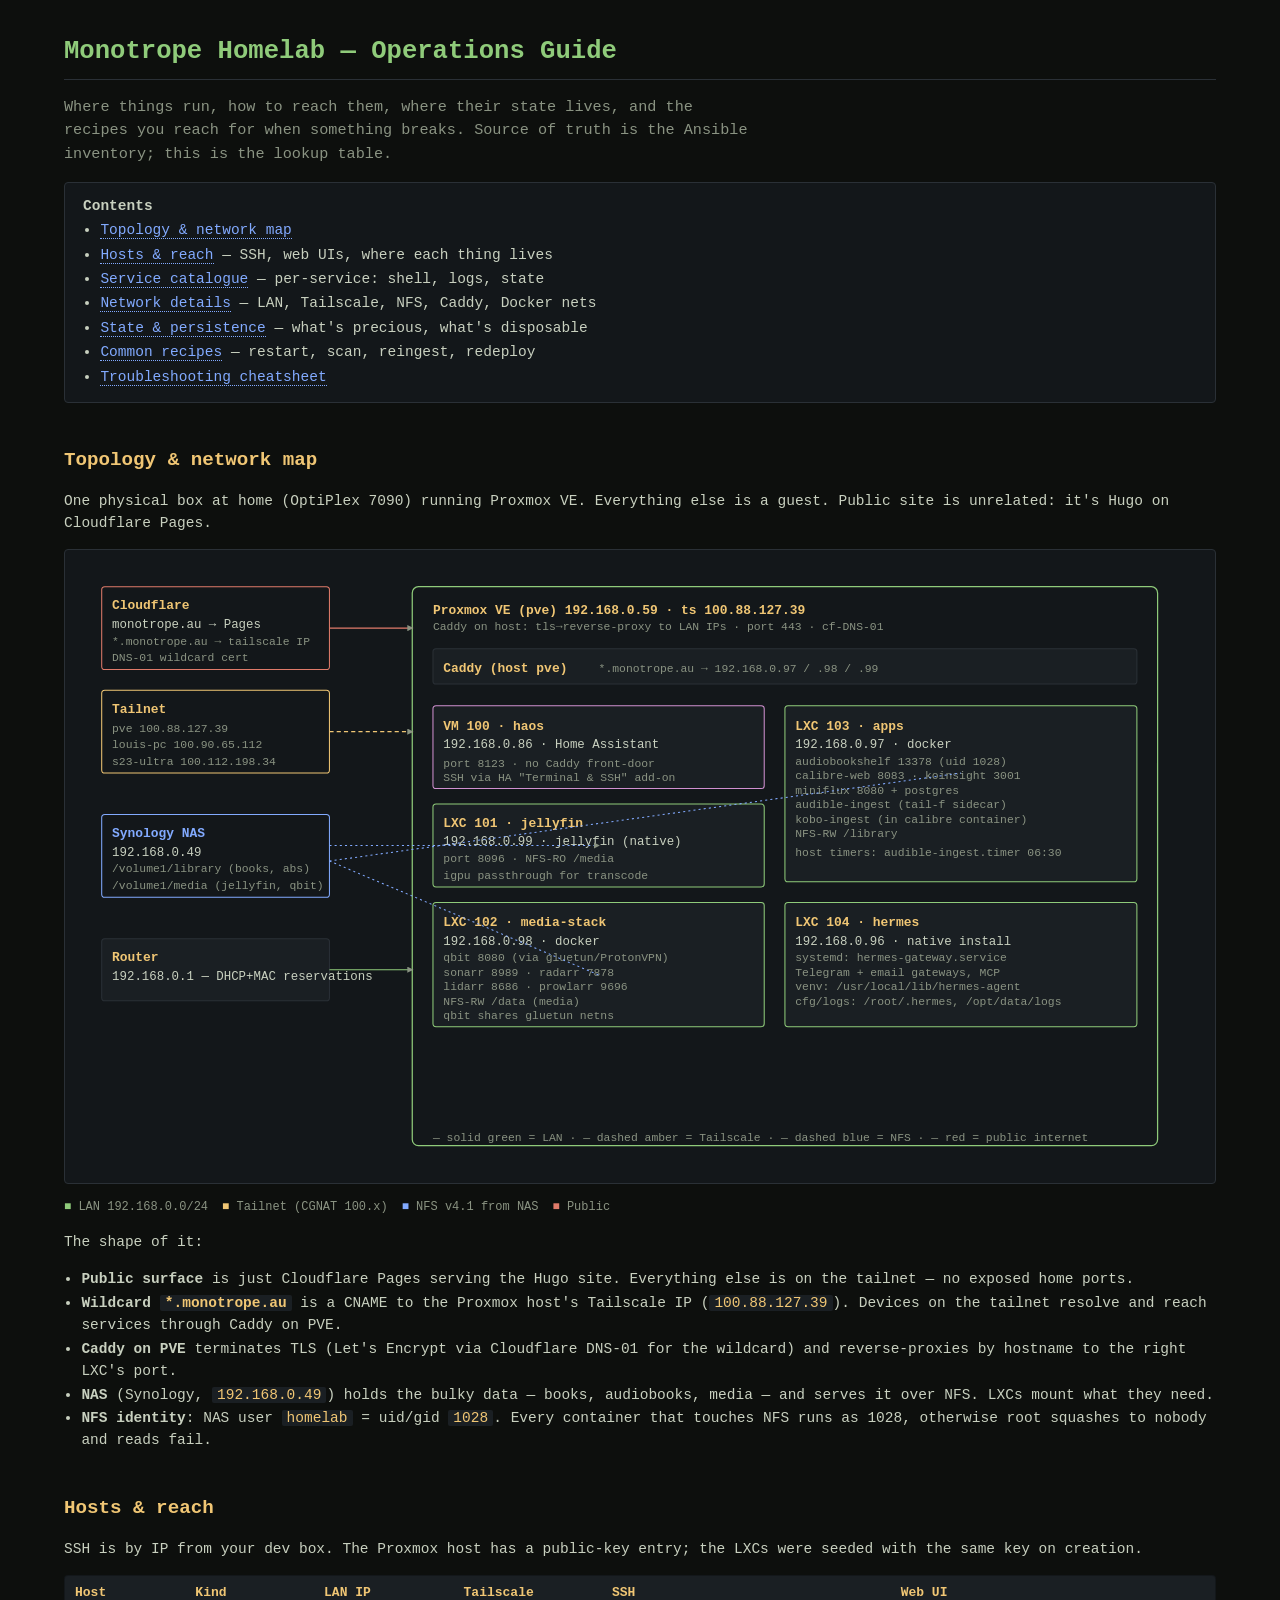
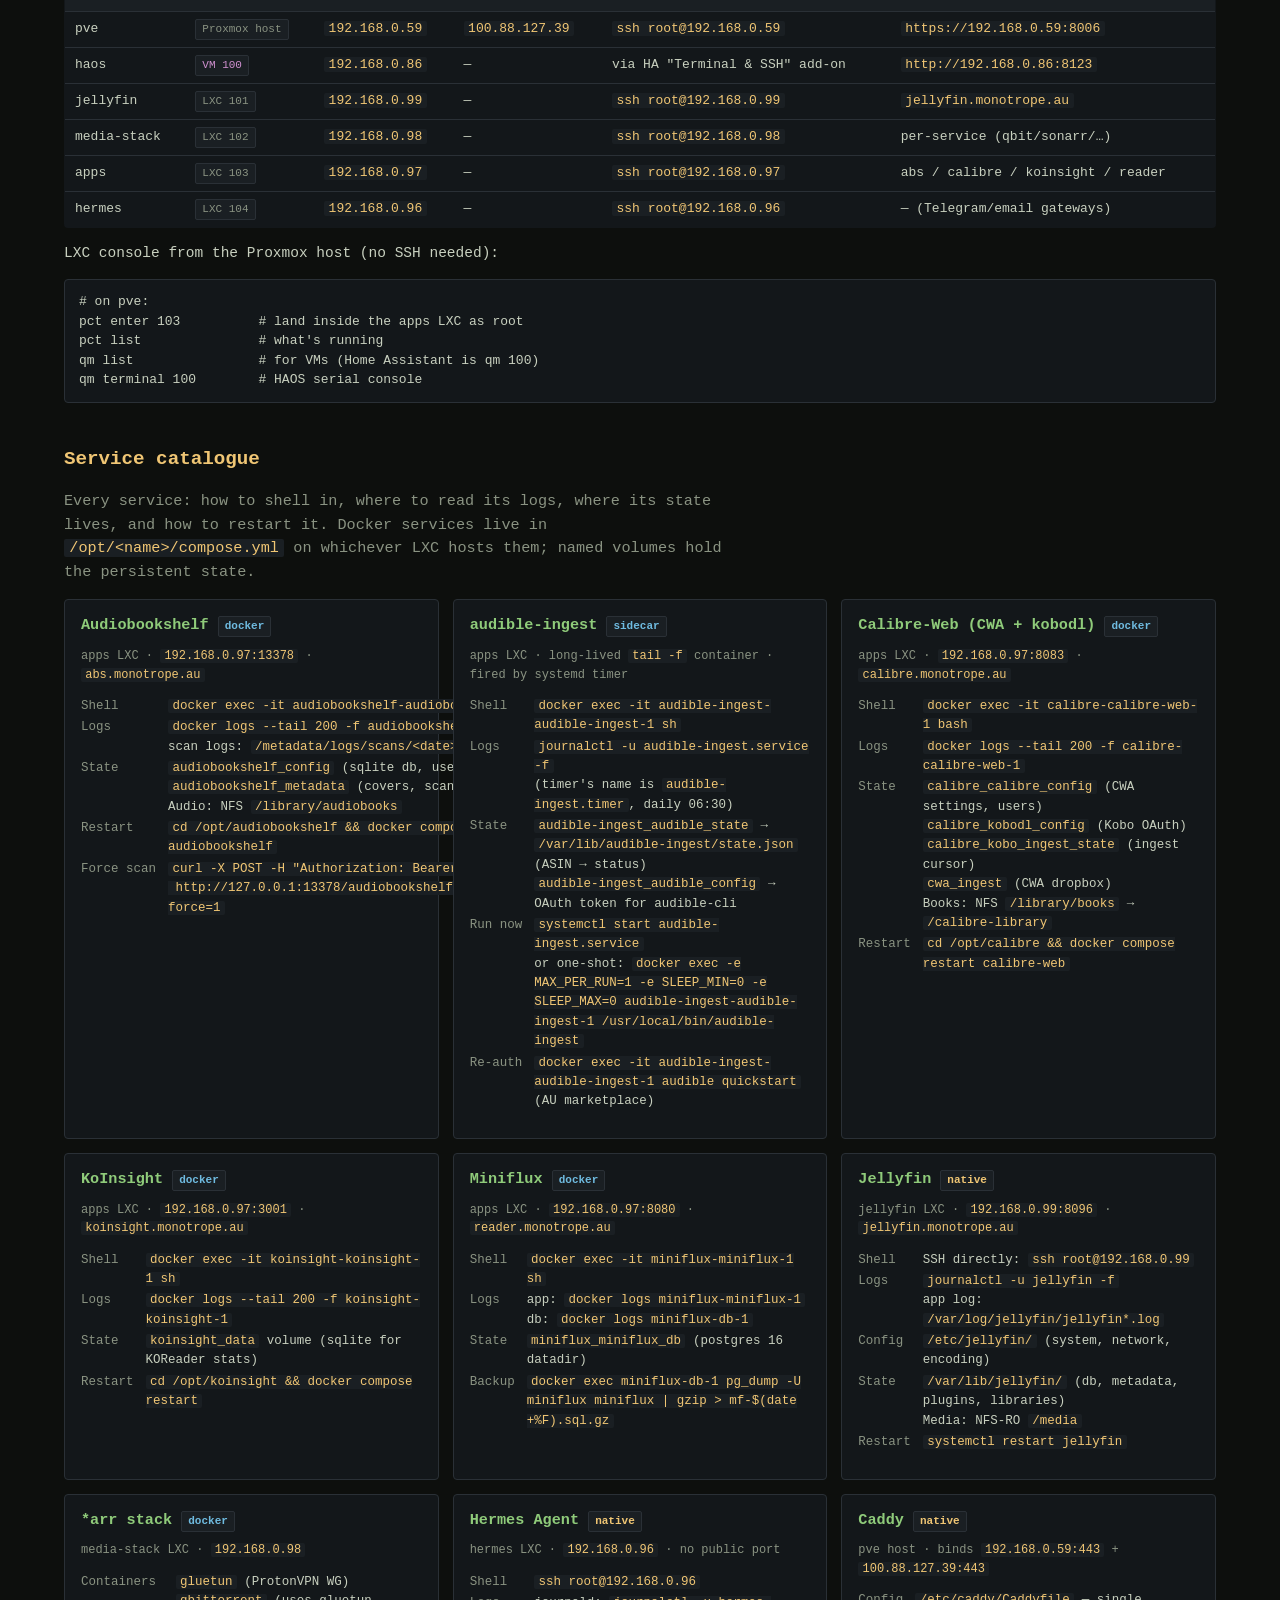
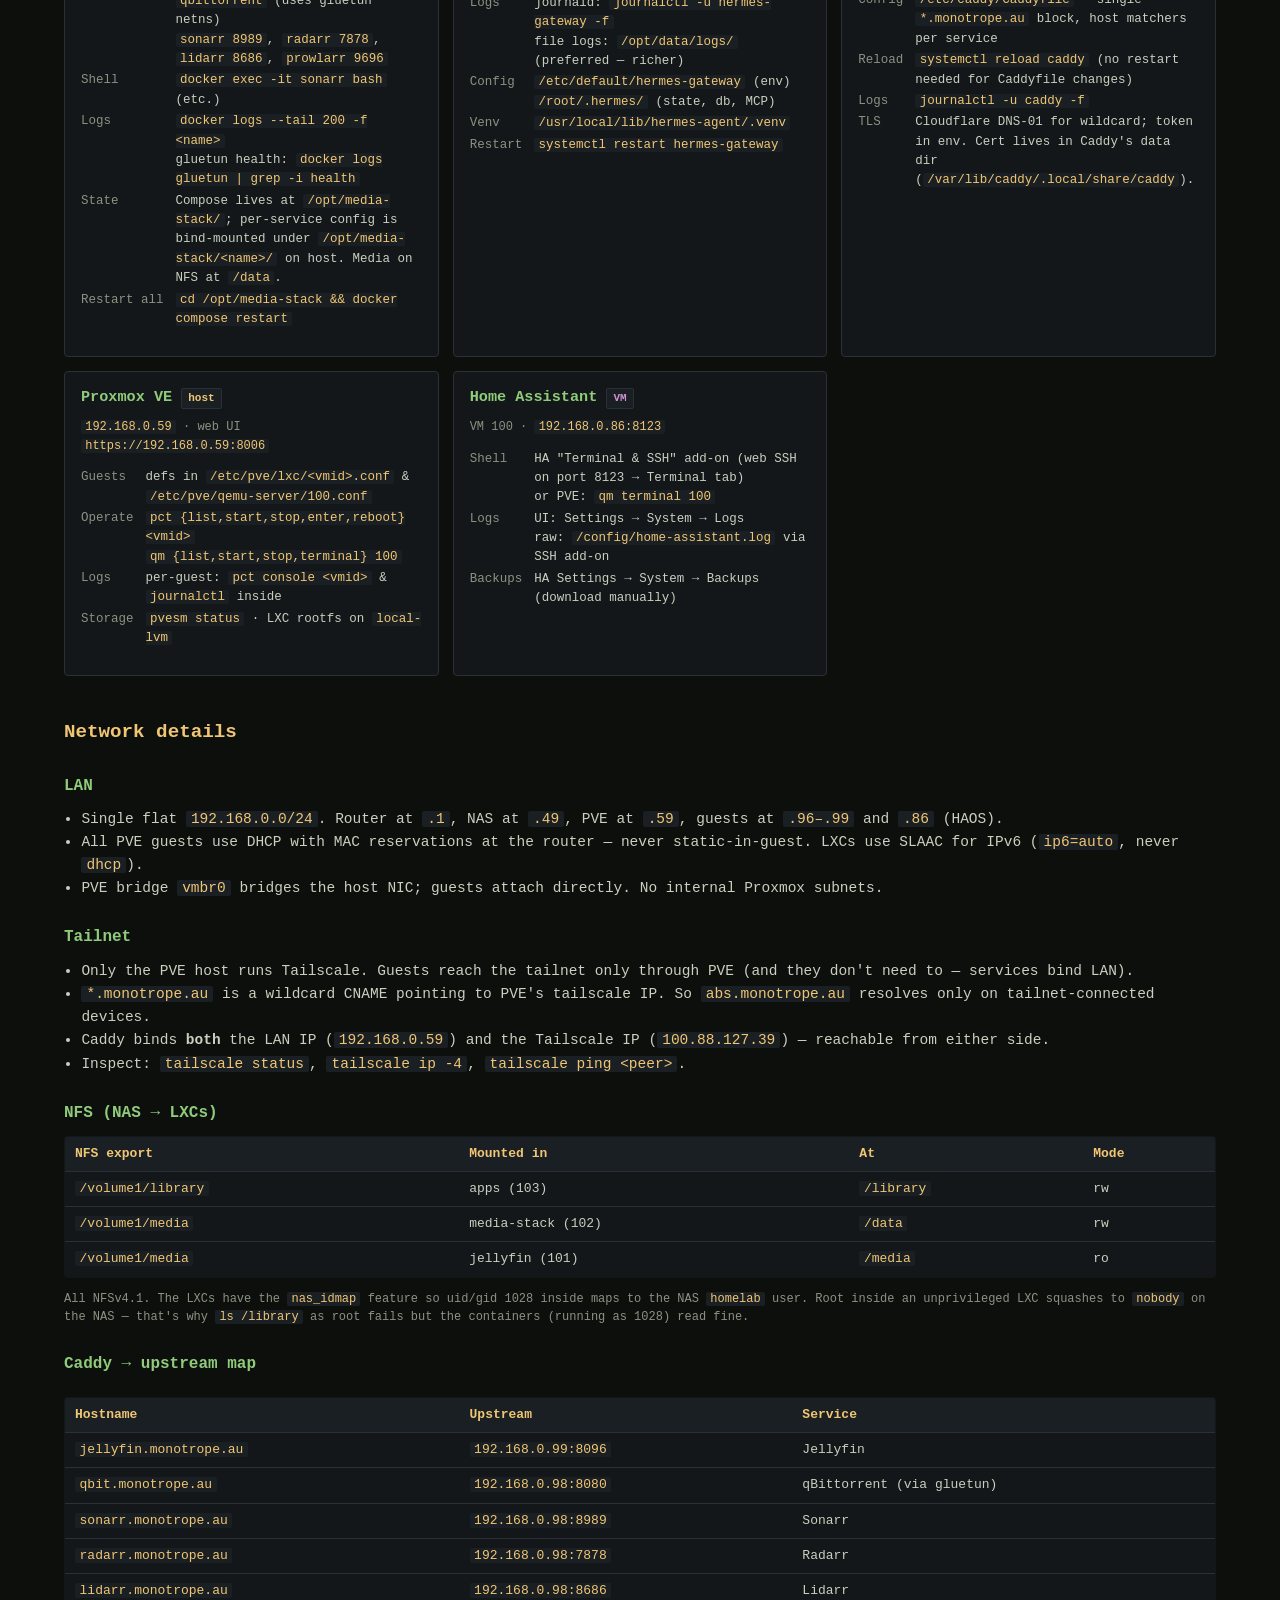
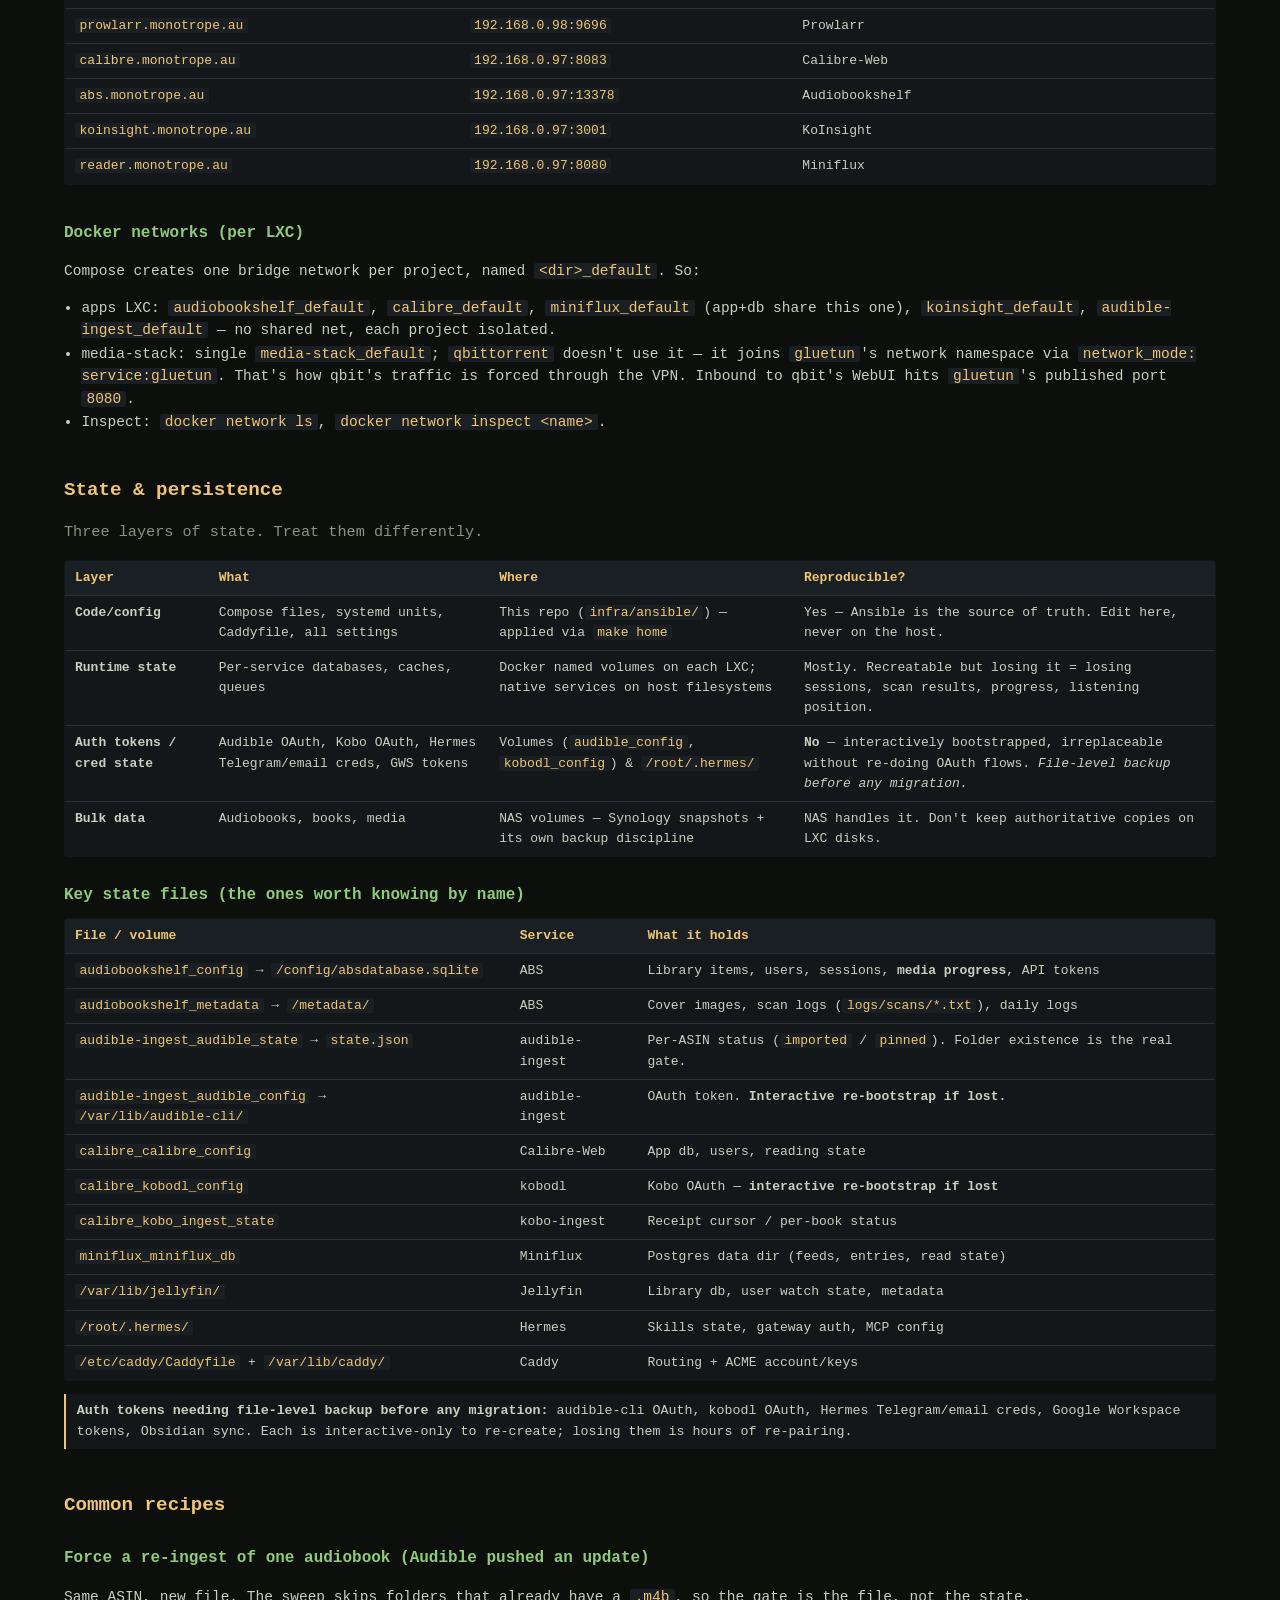
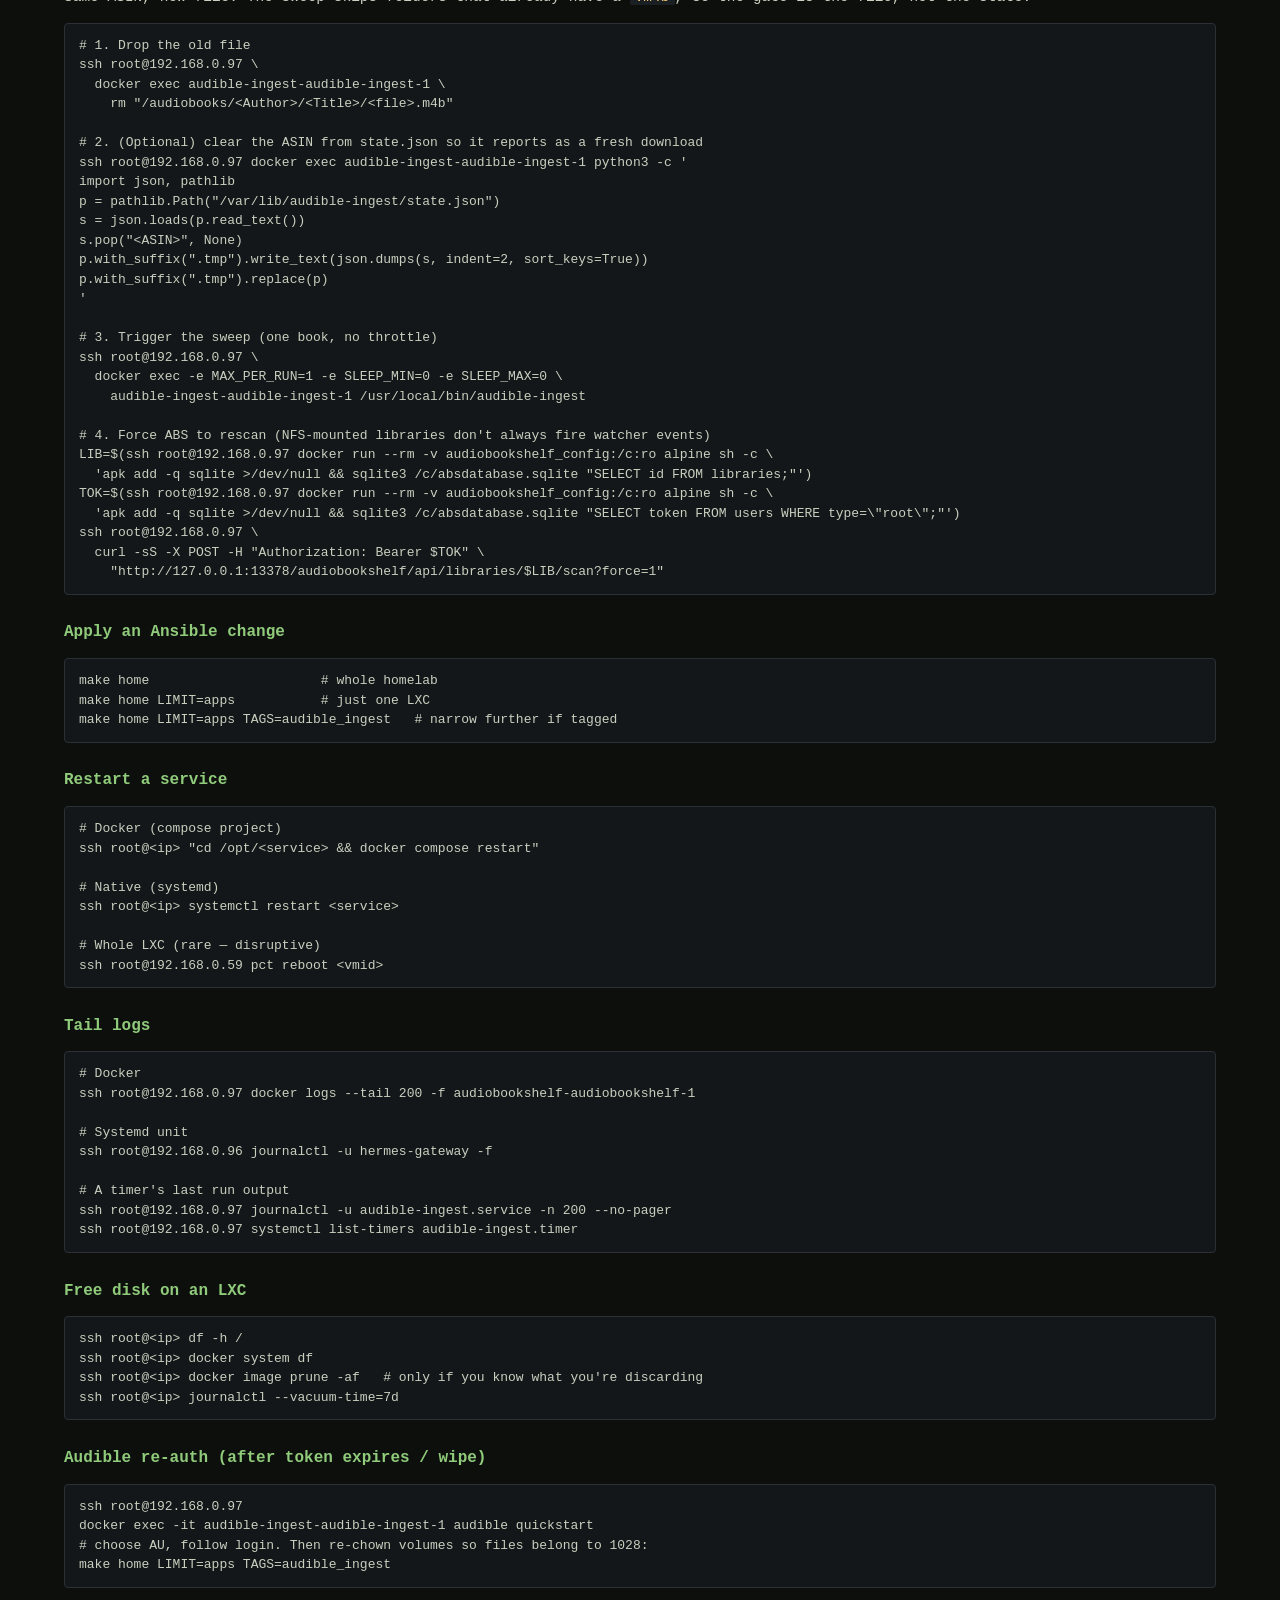
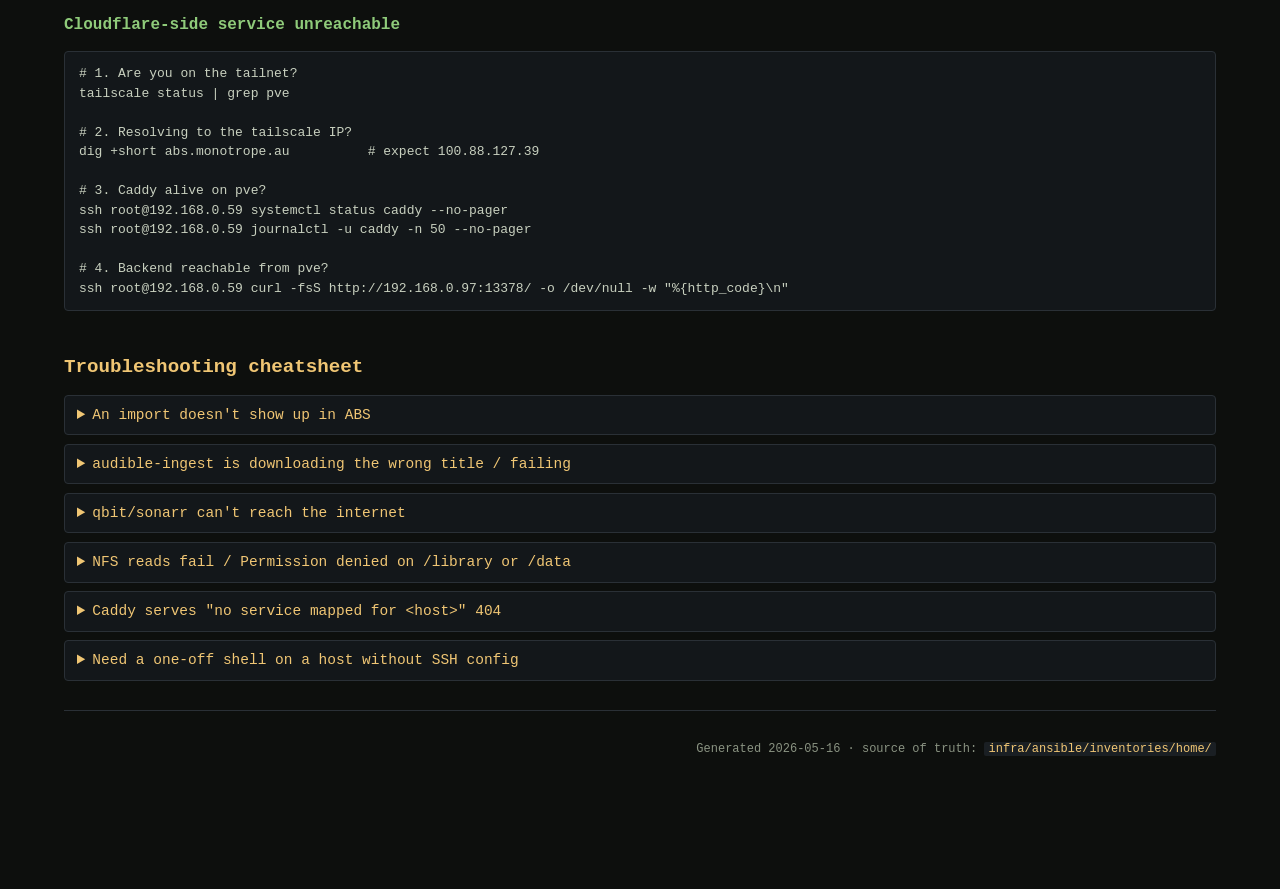
<file: infra/homelab-guide.html>
<!doctype html>
<html lang="en">
<head>
<meta charset="utf-8">
<meta name="viewport" content="width=device-width, initial-scale=1">
<title>Monotrope Homelab — Operations Guide</title>
<style>
  :root {
    --bg: #0d0f0d;
    --panel: #13171a;
    --panel-2: #1a1f23;
    --ink: #c8d0bf;
    --ink-dim: #8a9382;
    --accent: #8fcb7a;        /* green crt */
    --accent-2: #f0c674;      /* amber */
    --accent-3: #82aaff;      /* link blue */
    --danger: #e07b6a;
    --rule: #2a3036;
    --shadow: 0 0 0 1px var(--rule);
    --mono: ui-monospace, "JetBrains Mono", "Fira Code", "SF Mono", Menlo, Consolas, monospace;
  }
  * { box-sizing: border-box; }
  html, body { background: var(--bg); color: var(--ink); }
  body {
    margin: 0;
    font: 14.5px/1.55 var(--mono);
    padding: 32px 24px 96px;
    max-width: 1200px;
    margin-inline: auto;
  }
  h1, h2, h3, h4 { font-family: var(--mono); font-weight: 600; color: var(--accent); margin: 1.6em 0 .6em; }
  h1 { font-size: 1.6rem; border-bottom: 1px solid var(--rule); padding-bottom: .3em; margin-top: 0; }
  h2 { font-size: 1.2rem; color: var(--accent-2); margin-top: 2.2em; }
  h3 { font-size: 1rem; color: var(--accent); }
  h4 { font-size: .95rem; color: var(--ink); }
  p, li { color: var(--ink); }
  a { color: var(--accent-3); text-decoration: none; border-bottom: 1px dotted var(--accent-3); }
  a:hover { border-bottom-style: solid; }
  code { background: var(--panel-2); padding: 0 .35em; border-radius: 2px; color: var(--accent-2); }
  pre {
    background: var(--panel); border: 1px solid var(--rule); border-radius: 4px;
    padding: 12px 14px; overflow-x: auto; font-size: 13px; line-height: 1.5;
    color: var(--ink);
  }
  pre code { background: transparent; padding: 0; color: inherit; }
  .lead { color: var(--ink-dim); font-size: .95rem; max-width: 76ch; }
  .note { border-left: 2px solid var(--accent-2); padding: .5em .8em; background: var(--panel); color: var(--ink); margin: 1em 0; font-size: .92em; }
  .danger { border-left-color: var(--danger); }
  .toc { background: var(--panel); border: 1px solid var(--rule); padding: 12px 18px; border-radius: 4px; margin-bottom: 24px; }
  .toc ul { margin: 0; padding-left: 1.2em; }
  .toc li { margin: 2px 0; }
  table {
    width: 100%; border-collapse: collapse; margin: .8em 0; font-size: 13px;
    background: var(--panel); border: 1px solid var(--rule); border-radius: 4px;
    overflow: hidden;
  }
  th, td { text-align: left; padding: 7px 10px; border-bottom: 1px solid var(--rule); vertical-align: top; }
  th { color: var(--accent-2); font-weight: 600; background: var(--panel-2); }
  tr:last-child td { border-bottom: none; }
  td code { white-space: nowrap; }

  /* --- topology SVG --- */
  .topo {
    background: var(--panel);
    border: 1px solid var(--rule);
    border-radius: 4px;
    padding: 16px;
    margin: 1em 0;
    overflow-x: auto;
  }
  .topo svg { display: block; max-width: 100%; height: auto; }

  /* --- service grid --- */
  .grid {
    display: grid;
    grid-template-columns: repeat(auto-fill, minmax(340px, 1fr));
    gap: 14px;
    margin: 1em 0;
  }
  .card {
    background: var(--panel);
    border: 1px solid var(--rule);
    border-radius: 4px;
    padding: 14px 16px;
  }
  .card h4 { margin-top: 0; color: var(--accent); }
  .card .meta { color: var(--ink-dim); font-size: 12px; margin-bottom: .6em; }
  .card .kv { display: grid; grid-template-columns: max-content 1fr; gap: 2px 12px; font-size: 12.5px; }
  .card .kv dt { color: var(--ink-dim); }
  .card .kv dd { margin: 0; color: var(--ink); }
  .pill { display: inline-block; padding: 1px 6px; border-radius: 2px; font-size: 11px; background: var(--panel-2); color: var(--ink-dim); border: 1px solid var(--rule); }
  .pill.docker { color: #6fbbe0; }
  .pill.native { color: var(--accent-2); }
  .pill.vm { color: #d090d0; }

  ul.compact { margin: .3em 0; padding-left: 1.2em; }
  ul.compact li { margin: 1px 0; }

  hr { border: none; border-top: 1px solid var(--rule); margin: 2em 0; }
  .small { font-size: 12px; color: var(--ink-dim); }
  .right { text-align: right; }
  .scroll-x { overflow-x: auto; }

  details { background: var(--panel); border: 1px solid var(--rule); border-radius: 4px; padding: 8px 12px; margin: .6em 0; }
  details summary { cursor: pointer; color: var(--accent-2); }
  details[open] summary { margin-bottom: .5em; }

  /* legend */
  .legend { display: flex; flex-wrap: wrap; gap: 14px; font-size: 12px; color: var(--ink-dim); margin-top: 8px; }
  .legend span::before { content: "■ "; }
  .legend .l-lan::before { color: var(--accent); }
  .legend .l-ts::before  { color: var(--accent-2); }
  .legend .l-nfs::before { color: var(--accent-3); }
  .legend .l-internet::before { color: var(--danger); }
</style>
</head>
<body>

<h1>Monotrope Homelab — Operations Guide</h1>
<p class="lead">
  Where things run, how to reach them, where their state lives, and the recipes
  you reach for when something breaks. Source of truth is the Ansible inventory;
  this is the lookup table.
</p>

<div class="toc">
  <strong>Contents</strong>
  <ul>
    <li><a href="#topology">Topology &amp; network map</a></li>
    <li><a href="#hosts">Hosts &amp; reach</a> — SSH, web UIs, where each thing lives</li>
    <li><a href="#services">Service catalogue</a> — per-service: shell, logs, state</li>
    <li><a href="#networks">Network details</a> — LAN, Tailscale, NFS, Caddy, Docker nets</li>
    <li><a href="#state">State &amp; persistence</a> — what's precious, what's disposable</li>
    <li><a href="#recipes">Common recipes</a> — restart, scan, reingest, redeploy</li>
    <li><a href="#troubleshooting">Troubleshooting cheatsheet</a></li>
  </ul>
</div>

<!-- ====================================================== TOPOLOGY -->
<h2 id="topology">Topology &amp; network map</h2>

<p>One physical box at home (OptiPlex 7090) running Proxmox VE. Everything else is
a guest. Public site is unrelated: it's Hugo on Cloudflare Pages.</p>

<div class="topo">
<svg viewBox="0 0 1080 580" xmlns="http://www.w3.org/2000/svg" role="img" aria-label="Homelab topology">
  <defs>
    <style>
      .box   { fill: #1a1f23; stroke: #2a3036; stroke-width: 1; }
      .pve   { fill: #13171a; stroke: #8fcb7a; stroke-width: 1.2; }
      .vm    { fill: #1a1f23; stroke: #d090d0; stroke-width: 1; }
      .lxc   { fill: #1a1f23; stroke: #8fcb7a; stroke-width: 1; }
      .nas   { fill: #13171a; stroke: #82aaff; stroke-width: 1; }
      .ext   { fill: #13171a; stroke: #e07b6a; stroke-width: 1; }
      .t     { font: 12px ui-monospace, Menlo, monospace; fill: #c8d0bf; }
      .tm    { font: 600 12.5px ui-monospace, Menlo, monospace; fill: #f0c674; }
      .tl    { font: 11px ui-monospace, Menlo, monospace; fill: #8a9382; }
      .ts    { stroke: #f0c674; stroke-width: 1; stroke-dasharray: 4 3; fill: none; }
      .lan   { stroke: #8fcb7a; stroke-width: 1; fill: none; }
      .nfs   { stroke: #82aaff; stroke-width: 1; stroke-dasharray: 2 3; fill: none; }
      .inet  { stroke: #e07b6a; stroke-width: 1; fill: none; }
    </style>
    <marker id="arrow" viewBox="0 0 10 10" refX="8" refY="5" markerWidth="6" markerHeight="6" orient="auto-start-reverse">
      <path d="M 0 0 L 10 5 L 0 10 z" fill="#8a9382"/>
    </marker>
  </defs>

  <!-- Internet/Cloudflare -->
  <rect class="ext" x="20" y="20" width="220" height="80" rx="3"/>
  <text class="tm" x="30" y="42">Cloudflare</text>
  <text class="t"  x="30" y="60">monotrope.au → Pages</text>
  <text class="tl" x="30" y="76">*.monotrope.au → tailscale IP</text>
  <text class="tl" x="30" y="92">DNS-01 wildcard cert</text>

  <!-- Tailnet -->
  <rect class="ext" x="20" y="120" width="220" height="80" rx="3" style="stroke:#f0c674"/>
  <text class="tm" x="30" y="142" style="fill:#f0c674">Tailnet</text>
  <text class="tl" x="30" y="160">pve         100.88.127.39</text>
  <text class="tl" x="30" y="176">louis-pc    100.90.65.112</text>
  <text class="tl" x="30" y="192">s23-ultra   100.112.198.34</text>

  <!-- NAS -->
  <rect class="nas" x="20" y="240" width="220" height="80" rx="3"/>
  <text class="tm" x="30" y="262" style="fill:#82aaff">Synology NAS</text>
  <text class="t"  x="30" y="280">192.168.0.49</text>
  <text class="tl" x="30" y="296">/volume1/library  (books, abs)</text>
  <text class="tl" x="30" y="312">/volume1/media    (jellyfin, qbit)</text>

  <!-- Home router -->
  <rect class="box" x="20" y="360" width="220" height="60" rx="3"/>
  <text class="tm" x="30" y="382">Router</text>
  <text class="t"  x="30" y="400">192.168.0.1 — DHCP+MAC reservations</text>

  <!-- PVE host -->
  <rect class="pve" x="320" y="20" width="720" height="540" rx="6"/>
  <text class="tm" x="340" y="46">Proxmox VE (pve)  192.168.0.59  ·  ts 100.88.127.39</text>
  <text class="tl" x="340" y="62">Caddy on host: tls→reverse-proxy to LAN IPs · port 443 · cf-DNS-01</text>

  <!-- Caddy block -->
  <rect class="box" x="340" y="80" width="680" height="34" rx="3"/>
  <text class="tm" x="350" y="102">Caddy (host pve)</text>
  <text class="tl" x="500" y="102">*.monotrope.au → 192.168.0.97 / .98 / .99</text>

  <!-- VM: HAOS -->
  <rect class="vm" x="340" y="135" width="320" height="80" rx="3"/>
  <text class="tm" x="350" y="158">VM 100 · haos</text>
  <text class="t"  x="350" y="176">192.168.0.86 · Home Assistant</text>
  <text class="tl" x="350" y="194">port 8123 · no Caddy front-door</text>
  <text class="tl" x="350" y="208">SSH via HA "Terminal & SSH" add-on</text>

  <!-- LXC: jellyfin -->
  <rect class="lxc" x="340" y="230" width="320" height="80" rx="3"/>
  <text class="tm" x="350" y="252">LXC 101 · jellyfin</text>
  <text class="t"  x="350" y="270">192.168.0.99 · jellyfin (native)</text>
  <text class="tl" x="350" y="286">port 8096 · NFS-RO /media</text>
  <text class="tl" x="350" y="302">igpu passthrough for transcode</text>

  <!-- LXC: media-stack -->
  <rect class="lxc" x="340" y="325" width="320" height="120" rx="3"/>
  <text class="tm" x="350" y="348">LXC 102 · media-stack</text>
  <text class="t"  x="350" y="366">192.168.0.98 · docker</text>
  <text class="tl" x="350" y="382">qbit 8080 (via gluetun/ProtonVPN)</text>
  <text class="tl" x="350" y="396">sonarr 8989 · radarr 7878</text>
  <text class="tl" x="350" y="410">lidarr 8686 · prowlarr 9696</text>
  <text class="tl" x="350" y="424">NFS-RW /data (media)</text>
  <text class="tl" x="350" y="438">qbit shares gluetun netns</text>

  <!-- LXC: apps -->
  <rect class="lxc" x="680" y="135" width="340" height="170" rx="3"/>
  <text class="tm" x="690" y="158">LXC 103 · apps</text>
  <text class="t"  x="690" y="176">192.168.0.97 · docker</text>
  <text class="tl" x="690" y="192">audiobookshelf 13378 (uid 1028)</text>
  <text class="tl" x="690" y="206">calibre-web 8083 · koinsight 3001</text>
  <text class="tl" x="690" y="220">miniflux 8080 + postgres</text>
  <text class="tl" x="690" y="234">audible-ingest (tail-f sidecar)</text>
  <text class="tl" x="690" y="248">kobo-ingest (in calibre container)</text>
  <text class="tl" x="690" y="262">NFS-RW /library</text>
  <text class="tl" x="690" y="280">host timers: audible-ingest.timer 06:30</text>

  <!-- LXC: hermes -->
  <rect class="lxc" x="680" y="325" width="340" height="120" rx="3"/>
  <text class="tm" x="690" y="348">LXC 104 · hermes</text>
  <text class="t"  x="690" y="366">192.168.0.96 · native install</text>
  <text class="tl" x="690" y="382">systemd: hermes-gateway.service</text>
  <text class="tl" x="690" y="396">Telegram + email gateways, MCP</text>
  <text class="tl" x="690" y="410">venv: /usr/local/lib/hermes-agent</text>
  <text class="tl" x="690" y="424">cfg/logs: /root/.hermes, /opt/data/logs</text>

  <!-- arrows -->
  <line x1="240" y1="160" x2="320" y2="160" class="ts" marker-end="url(#arrow)"/>
  <line x1="240" y1="60"  x2="320" y2="60"  class="inet" marker-end="url(#arrow)"/>
  <line x1="240" y1="270" x2="500" y2="270" class="nfs" marker-end="url(#arrow)"/>
  <line x1="240" y1="285" x2="850" y2="200" class="nfs"/>
  <line x1="240" y1="285" x2="500" y2="395" class="nfs"/>
  <line x1="240" y1="390" x2="320" y2="390" class="lan" marker-end="url(#arrow)"/>

  <!-- legend -->
  <text class="tl" x="340" y="555">— solid green = LAN  · — dashed amber = Tailscale  · — dashed blue = NFS  · — red = public internet</text>
</svg>
</div>

<div class="legend">
  <span class="l-lan">LAN 192.168.0.0/24</span>
  <span class="l-ts">Tailnet (CGNAT 100.x)</span>
  <span class="l-nfs">NFS v4.1 from NAS</span>
  <span class="l-internet">Public</span>
</div>

<p>The shape of it:</p>
<ul class="compact">
  <li><strong>Public surface</strong> is just Cloudflare Pages serving the Hugo site. Everything else is on the tailnet — no exposed home ports.</li>
  <li><strong>Wildcard <code>*.monotrope.au</code></strong> is a CNAME to the Proxmox host's Tailscale IP (<code>100.88.127.39</code>). Devices on the tailnet resolve and reach services through Caddy on PVE.</li>
  <li><strong>Caddy on PVE</strong> terminates TLS (Let's Encrypt via Cloudflare DNS-01 for the wildcard) and reverse-proxies by hostname to the right LXC's port.</li>
  <li><strong>NAS</strong> (Synology, <code>192.168.0.49</code>) holds the bulky data — books, audiobooks, media — and serves it over NFS. LXCs mount what they need.</li>
  <li><strong>NFS identity</strong>: NAS user <code>homelab</code> = uid/gid <code>1028</code>. Every container that touches NFS runs as 1028, otherwise root squashes to nobody and reads fail.</li>
</ul>

<!-- ====================================================== HOSTS -->
<h2 id="hosts">Hosts &amp; reach</h2>

<p>SSH is by IP from your dev box. The Proxmox host has a public-key entry; the LXCs were
seeded with the same key on creation.</p>

<table>
  <thead>
    <tr><th>Host</th><th>Kind</th><th>LAN IP</th><th>Tailscale</th><th>SSH</th><th>Web UI</th></tr>
  </thead>
  <tbody>
    <tr><td>pve</td><td><span class="pill">Proxmox host</span></td><td><code>192.168.0.59</code></td><td><code>100.88.127.39</code></td><td><code>ssh root@192.168.0.59</code></td><td><code>https://192.168.0.59:8006</code></td></tr>
    <tr><td>haos</td><td><span class="pill vm">VM 100</span></td><td><code>192.168.0.86</code></td><td>—</td><td>via HA "Terminal &amp; SSH" add-on</td><td><code>http://192.168.0.86:8123</code></td></tr>
    <tr><td>jellyfin</td><td><span class="pill">LXC 101</span></td><td><code>192.168.0.99</code></td><td>—</td><td><code>ssh root@192.168.0.99</code></td><td><code>jellyfin.monotrope.au</code></td></tr>
    <tr><td>media-stack</td><td><span class="pill">LXC 102</span></td><td><code>192.168.0.98</code></td><td>—</td><td><code>ssh root@192.168.0.98</code></td><td>per-service (qbit/sonarr/…)</td></tr>
    <tr><td>apps</td><td><span class="pill">LXC 103</span></td><td><code>192.168.0.97</code></td><td>—</td><td><code>ssh root@192.168.0.97</code></td><td>abs / calibre / koinsight / reader</td></tr>
    <tr><td>hermes</td><td><span class="pill">LXC 104</span></td><td><code>192.168.0.96</code></td><td>—</td><td><code>ssh root@192.168.0.96</code></td><td>— (Telegram/email gateways)</td></tr>
  </tbody>
</table>

<p>LXC console from the Proxmox host (no SSH needed):</p>
<pre><code># on pve:
pct enter 103          # land inside the apps LXC as root
pct list               # what's running
qm list                # for VMs (Home Assistant is qm 100)
qm terminal 100        # HAOS serial console</code></pre>

<!-- ====================================================== SERVICES -->
<h2 id="services">Service catalogue</h2>

<p class="lead">
  Every service: how to shell in, where to read its logs, where its state lives,
  and how to restart it. Docker services live in <code>/opt/&lt;name&gt;/compose.yml</code>
  on whichever LXC hosts them; named volumes hold the persistent state.
</p>

<div class="grid">

  <!-- ABS -->
  <div class="card">
    <h4>Audiobookshelf <span class="pill docker">docker</span></h4>
    <div class="meta">apps LXC · <code>192.168.0.97:13378</code> · <code>abs.monotrope.au</code></div>
    <dl class="kv">
      <dt>Shell</dt><dd><code>docker exec -it audiobookshelf-audiobookshelf-1 sh</code></dd>
      <dt>Logs</dt><dd><code>docker logs --tail 200 -f audiobookshelf-audiobookshelf-1</code><br>scan logs: <code>/metadata/logs/scans/&lt;date&gt;_&lt;uuid&gt;.txt</code></dd>
      <dt>State</dt><dd><code>audiobookshelf_config</code> (sqlite db, users, sessions)<br><code>audiobookshelf_metadata</code> (covers, scan logs, daily logs)<br>Audio: NFS <code>/library/audiobooks</code></dd>
      <dt>Restart</dt><dd><code>cd /opt/audiobookshelf &amp;&amp; docker compose restart audiobookshelf</code></dd>
      <dt>Force scan</dt><dd><code>curl -X POST -H "Authorization: Bearer $TOKEN" \<br>&nbsp;http://127.0.0.1:13378/audiobookshelf/api/libraries/&lt;id&gt;/scan?force=1</code></dd>
    </dl>
  </div>

  <!-- audible-ingest -->
  <div class="card">
    <h4>audible-ingest <span class="pill docker">sidecar</span></h4>
    <div class="meta">apps LXC · long-lived <code>tail -f</code> container · fired by systemd timer</div>
    <dl class="kv">
      <dt>Shell</dt><dd><code>docker exec -it audible-ingest-audible-ingest-1 sh</code></dd>
      <dt>Logs</dt><dd><code>journalctl -u audible-ingest.service -f</code><br>(timer's name is <code>audible-ingest.timer</code>, daily 06:30)</dd>
      <dt>State</dt><dd><code>audible-ingest_audible_state</code> → <code>/var/lib/audible-ingest/state.json</code> (ASIN → status)<br><code>audible-ingest_audible_config</code> → OAuth token for audible-cli</dd>
      <dt>Run now</dt><dd><code>systemctl start audible-ingest.service</code><br>or one-shot: <code>docker exec -e MAX_PER_RUN=1 -e SLEEP_MIN=0 -e SLEEP_MAX=0 audible-ingest-audible-ingest-1 /usr/local/bin/audible-ingest</code></dd>
      <dt>Re-auth</dt><dd><code>docker exec -it audible-ingest-audible-ingest-1 audible quickstart</code> (AU marketplace)</dd>
    </dl>
  </div>

  <!-- calibre-web -->
  <div class="card">
    <h4>Calibre-Web (CWA + kobodl) <span class="pill docker">docker</span></h4>
    <div class="meta">apps LXC · <code>192.168.0.97:8083</code> · <code>calibre.monotrope.au</code></div>
    <dl class="kv">
      <dt>Shell</dt><dd><code>docker exec -it calibre-calibre-web-1 bash</code></dd>
      <dt>Logs</dt><dd><code>docker logs --tail 200 -f calibre-calibre-web-1</code></dd>
      <dt>State</dt><dd><code>calibre_calibre_config</code> (CWA settings, users)<br><code>calibre_kobodl_config</code> (Kobo OAuth)<br><code>calibre_kobo_ingest_state</code> (ingest cursor)<br><code>cwa_ingest</code> (CWA dropbox)<br>Books: NFS <code>/library/books</code> → <code>/calibre-library</code></dd>
      <dt>Restart</dt><dd><code>cd /opt/calibre &amp;&amp; docker compose restart calibre-web</code></dd>
    </dl>
  </div>

  <!-- KoInsight -->
  <div class="card">
    <h4>KoInsight <span class="pill docker">docker</span></h4>
    <div class="meta">apps LXC · <code>192.168.0.97:3001</code> · <code>koinsight.monotrope.au</code></div>
    <dl class="kv">
      <dt>Shell</dt><dd><code>docker exec -it koinsight-koinsight-1 sh</code></dd>
      <dt>Logs</dt><dd><code>docker logs --tail 200 -f koinsight-koinsight-1</code></dd>
      <dt>State</dt><dd><code>koinsight_data</code> volume (sqlite for KOReader stats)</dd>
      <dt>Restart</dt><dd><code>cd /opt/koinsight &amp;&amp; docker compose restart</code></dd>
    </dl>
  </div>

  <!-- Miniflux -->
  <div class="card">
    <h4>Miniflux <span class="pill docker">docker</span></h4>
    <div class="meta">apps LXC · <code>192.168.0.97:8080</code> · <code>reader.monotrope.au</code></div>
    <dl class="kv">
      <dt>Shell</dt><dd><code>docker exec -it miniflux-miniflux-1 sh</code></dd>
      <dt>Logs</dt><dd>app: <code>docker logs miniflux-miniflux-1</code><br>db: <code>docker logs miniflux-db-1</code></dd>
      <dt>State</dt><dd><code>miniflux_miniflux_db</code> (postgres 16 datadir)</dd>
      <dt>Backup</dt><dd><code>docker exec miniflux-db-1 pg_dump -U miniflux miniflux | gzip &gt; mf-$(date +%F).sql.gz</code></dd>
    </dl>
  </div>

  <!-- Jellyfin -->
  <div class="card">
    <h4>Jellyfin <span class="pill native">native</span></h4>
    <div class="meta">jellyfin LXC · <code>192.168.0.99:8096</code> · <code>jellyfin.monotrope.au</code></div>
    <dl class="kv">
      <dt>Shell</dt><dd>SSH directly: <code>ssh root@192.168.0.99</code></dd>
      <dt>Logs</dt><dd><code>journalctl -u jellyfin -f</code><br>app log: <code>/var/log/jellyfin/jellyfin*.log</code></dd>
      <dt>Config</dt><dd><code>/etc/jellyfin/</code> (system, network, encoding)</dd>
      <dt>State</dt><dd><code>/var/lib/jellyfin/</code> (db, metadata, plugins, libraries)<br>Media: NFS-RO <code>/media</code></dd>
      <dt>Restart</dt><dd><code>systemctl restart jellyfin</code></dd>
    </dl>
  </div>

  <!-- *arr stack -->
  <div class="card">
    <h4>*arr stack <span class="pill docker">docker</span></h4>
    <div class="meta">media-stack LXC · <code>192.168.0.98</code></div>
    <dl class="kv">
      <dt>Containers</dt><dd><code>gluetun</code> (ProtonVPN WG)<br><code>qbittorrent</code> (uses gluetun netns)<br><code>sonarr 8989</code>, <code>radarr 7878</code>, <code>lidarr 8686</code>, <code>prowlarr 9696</code></dd>
      <dt>Shell</dt><dd><code>docker exec -it sonarr bash</code> (etc.)</dd>
      <dt>Logs</dt><dd><code>docker logs --tail 200 -f &lt;name&gt;</code><br>gluetun health: <code>docker logs gluetun | grep -i health</code></dd>
      <dt>State</dt><dd>Compose lives at <code>/opt/media-stack/</code>; per-service config is bind-mounted under <code>/opt/media-stack/&lt;name&gt;/</code> on host. Media on NFS at <code>/data</code>.</dd>
      <dt>Restart all</dt><dd><code>cd /opt/media-stack &amp;&amp; docker compose restart</code></dd>
    </dl>
  </div>

  <!-- Hermes -->
  <div class="card">
    <h4>Hermes Agent <span class="pill native">native</span></h4>
    <div class="meta">hermes LXC · <code>192.168.0.96</code> · no public port</div>
    <dl class="kv">
      <dt>Shell</dt><dd><code>ssh root@192.168.0.96</code></dd>
      <dt>Logs</dt><dd>journald: <code>journalctl -u hermes-gateway -f</code><br>file logs: <code>/opt/data/logs/</code> (preferred — richer)</dd>
      <dt>Config</dt><dd><code>/etc/default/hermes-gateway</code> (env)<br><code>/root/.hermes/</code> (state, db, MCP)</dd>
      <dt>Venv</dt><dd><code>/usr/local/lib/hermes-agent/.venv</code></dd>
      <dt>Restart</dt><dd><code>systemctl restart hermes-gateway</code></dd>
    </dl>
  </div>

  <!-- Caddy -->
  <div class="card">
    <h4>Caddy <span class="pill native">native</span></h4>
    <div class="meta">pve host · binds <code>192.168.0.59:443</code> + <code>100.88.127.39:443</code></div>
    <dl class="kv">
      <dt>Config</dt><dd><code>/etc/caddy/Caddyfile</code> — single <code>*.monotrope.au</code> block, host matchers per service</dd>
      <dt>Reload</dt><dd><code>systemctl reload caddy</code> (no restart needed for Caddyfile changes)</dd>
      <dt>Logs</dt><dd><code>journalctl -u caddy -f</code></dd>
      <dt>TLS</dt><dd>Cloudflare DNS-01 for wildcard; token in env. Cert lives in Caddy's data dir (<code>/var/lib/caddy/.local/share/caddy</code>).</dd>
    </dl>
  </div>

  <!-- Proxmox host -->
  <div class="card">
    <h4>Proxmox VE <span class="pill native">host</span></h4>
    <div class="meta"><code>192.168.0.59</code> · web UI <code>https://192.168.0.59:8006</code></div>
    <dl class="kv">
      <dt>Guests</dt><dd>defs in <code>/etc/pve/lxc/&lt;vmid&gt;.conf</code> &amp; <code>/etc/pve/qemu-server/100.conf</code></dd>
      <dt>Operate</dt><dd><code>pct {list,start,stop,enter,reboot} &lt;vmid&gt;</code><br><code>qm {list,start,stop,terminal} 100</code></dd>
      <dt>Logs</dt><dd>per-guest: <code>pct console &lt;vmid&gt;</code> &amp; <code>journalctl</code> inside</dd>
      <dt>Storage</dt><dd><code>pvesm status</code> · LXC rootfs on <code>local-lvm</code></dd>
    </dl>
  </div>

  <!-- HAOS -->
  <div class="card">
    <h4>Home Assistant <span class="pill vm">VM</span></h4>
    <div class="meta">VM 100 · <code>192.168.0.86:8123</code></div>
    <dl class="kv">
      <dt>Shell</dt><dd>HA "Terminal &amp; SSH" add-on (web SSH on port 8123 → Terminal tab)<br>or PVE: <code>qm terminal 100</code></dd>
      <dt>Logs</dt><dd>UI: Settings → System → Logs<br>raw: <code>/config/home-assistant.log</code> via SSH add-on</dd>
      <dt>Backups</dt><dd>HA Settings → System → Backups (download manually)</dd>
    </dl>
  </div>

</div>

<!-- ====================================================== NETWORKS -->
<h2 id="networks">Network details</h2>

<h3>LAN</h3>
<ul class="compact">
  <li>Single flat <code>192.168.0.0/24</code>. Router at <code>.1</code>, NAS at <code>.49</code>, PVE at <code>.59</code>, guests at <code>.96–.99</code> and <code>.86</code> (HAOS).</li>
  <li>All PVE guests use DHCP with MAC reservations at the router — never static-in-guest. LXCs use SLAAC for IPv6 (<code>ip6=auto</code>, never <code>dhcp</code>).</li>
  <li>PVE bridge <code>vmbr0</code> bridges the host NIC; guests attach directly. No internal Proxmox subnets.</li>
</ul>

<h3>Tailnet</h3>
<ul class="compact">
  <li>Only the PVE host runs Tailscale. Guests reach the tailnet only through PVE (and they don't need to — services bind LAN).</li>
  <li><code>*.monotrope.au</code> is a wildcard CNAME pointing to PVE's tailscale IP. So <code>abs.monotrope.au</code> resolves only on tailnet-connected devices.</li>
  <li>Caddy binds <strong>both</strong> the LAN IP (<code>192.168.0.59</code>) and the Tailscale IP (<code>100.88.127.39</code>) — reachable from either side.</li>
  <li>Inspect: <code>tailscale status</code>, <code>tailscale ip -4</code>, <code>tailscale ping &lt;peer&gt;</code>.</li>
</ul>

<h3>NFS (NAS → LXCs)</h3>
<table>
  <thead><tr><th>NFS export</th><th>Mounted in</th><th>At</th><th>Mode</th></tr></thead>
  <tbody>
    <tr><td><code>/volume1/library</code></td><td>apps (103)</td><td><code>/library</code></td><td>rw</td></tr>
    <tr><td><code>/volume1/media</code></td><td>media-stack (102)</td><td><code>/data</code></td><td>rw</td></tr>
    <tr><td><code>/volume1/media</code></td><td>jellyfin (101)</td><td><code>/media</code></td><td>ro</td></tr>
  </tbody>
</table>
<p class="small">All NFSv4.1. The LXCs have the <code>nas_idmap</code> feature so uid/gid 1028 inside maps to the NAS <code>homelab</code> user. Root inside an unprivileged LXC squashes to <code>nobody</code> on the NAS — that's why <code>ls /library</code> as root fails but the containers (running as 1028) read fine.</p>

<h3>Caddy → upstream map</h3>
<div class="scroll-x">
<table>
  <thead><tr><th>Hostname</th><th>Upstream</th><th>Service</th></tr></thead>
  <tbody>
    <tr><td><code>jellyfin.monotrope.au</code></td><td><code>192.168.0.99:8096</code></td><td>Jellyfin</td></tr>
    <tr><td><code>qbit.monotrope.au</code></td><td><code>192.168.0.98:8080</code></td><td>qBittorrent (via gluetun)</td></tr>
    <tr><td><code>sonarr.monotrope.au</code></td><td><code>192.168.0.98:8989</code></td><td>Sonarr</td></tr>
    <tr><td><code>radarr.monotrope.au</code></td><td><code>192.168.0.98:7878</code></td><td>Radarr</td></tr>
    <tr><td><code>lidarr.monotrope.au</code></td><td><code>192.168.0.98:8686</code></td><td>Lidarr</td></tr>
    <tr><td><code>prowlarr.monotrope.au</code></td><td><code>192.168.0.98:9696</code></td><td>Prowlarr</td></tr>
    <tr><td><code>calibre.monotrope.au</code></td><td><code>192.168.0.97:8083</code></td><td>Calibre-Web</td></tr>
    <tr><td><code>abs.monotrope.au</code></td><td><code>192.168.0.97:13378</code></td><td>Audiobookshelf</td></tr>
    <tr><td><code>koinsight.monotrope.au</code></td><td><code>192.168.0.97:3001</code></td><td>KoInsight</td></tr>
    <tr><td><code>reader.monotrope.au</code></td><td><code>192.168.0.97:8080</code></td><td>Miniflux</td></tr>
  </tbody>
</table>
</div>

<h3>Docker networks (per LXC)</h3>
<p>Compose creates one bridge network per project, named <code>&lt;dir&gt;_default</code>. So:</p>
<ul class="compact">
  <li>apps LXC: <code>audiobookshelf_default</code>, <code>calibre_default</code>, <code>miniflux_default</code> (app+db share this one), <code>koinsight_default</code>, <code>audible-ingest_default</code> — no shared net, each project isolated.</li>
  <li>media-stack: single <code>media-stack_default</code>; <code>qbittorrent</code> doesn't use it — it joins <code>gluetun</code>'s network namespace via <code>network_mode: service:gluetun</code>. That's how qbit's traffic is forced through the VPN. Inbound to qbit's WebUI hits <code>gluetun</code>'s published port <code>8080</code>.</li>
  <li>Inspect: <code>docker network ls</code>, <code>docker network inspect &lt;name&gt;</code>.</li>
</ul>

<!-- ====================================================== STATE -->
<h2 id="state">State &amp; persistence</h2>

<p class="lead">Three layers of state. Treat them differently.</p>

<table>
  <thead><tr><th>Layer</th><th>What</th><th>Where</th><th>Reproducible?</th></tr></thead>
  <tbody>
    <tr>
      <td><strong>Code/config</strong></td>
      <td>Compose files, systemd units, Caddyfile, all settings</td>
      <td>This repo (<code>infra/ansible/</code>) — applied via <code>make home</code></td>
      <td>Yes — Ansible is the source of truth. Edit here, never on the host.</td>
    </tr>
    <tr>
      <td><strong>Runtime state</strong></td>
      <td>Per-service databases, caches, queues</td>
      <td>Docker named volumes on each LXC; native services on host filesystems</td>
      <td>Mostly. Recreatable but losing it = losing sessions, scan results, progress, listening position.</td>
    </tr>
    <tr>
      <td><strong>Auth tokens / cred state</strong></td>
      <td>Audible OAuth, Kobo OAuth, Hermes Telegram/email creds, GWS tokens</td>
      <td>Volumes (<code>audible_config</code>, <code>kobodl_config</code>) &amp; <code>/root/.hermes/</code></td>
      <td><strong>No</strong> — interactively bootstrapped, irreplaceable without re-doing OAuth flows. <em>File-level backup before any migration.</em></td>
    </tr>
    <tr>
      <td><strong>Bulk data</strong></td>
      <td>Audiobooks, books, media</td>
      <td>NAS volumes — Synology snapshots + its own backup discipline</td>
      <td>NAS handles it. Don't keep authoritative copies on LXC disks.</td>
    </tr>
  </tbody>
</table>

<h3>Key state files (the ones worth knowing by name)</h3>
<table>
  <thead><tr><th>File / volume</th><th>Service</th><th>What it holds</th></tr></thead>
  <tbody>
    <tr><td><code>audiobookshelf_config</code> → <code>/config/absdatabase.sqlite</code></td><td>ABS</td><td>Library items, users, sessions, <strong>media progress</strong>, API tokens</td></tr>
    <tr><td><code>audiobookshelf_metadata</code> → <code>/metadata/</code></td><td>ABS</td><td>Cover images, scan logs (<code>logs/scans/*.txt</code>), daily logs</td></tr>
    <tr><td><code>audible-ingest_audible_state</code> → <code>state.json</code></td><td>audible-ingest</td><td>Per-ASIN status (<code>imported</code> / <code>pinned</code>). Folder existence is the real gate.</td></tr>
    <tr><td><code>audible-ingest_audible_config</code> → <code>/var/lib/audible-cli/</code></td><td>audible-ingest</td><td>OAuth token. <strong>Interactive re-bootstrap if lost.</strong></td></tr>
    <tr><td><code>calibre_calibre_config</code></td><td>Calibre-Web</td><td>App db, users, reading state</td></tr>
    <tr><td><code>calibre_kobodl_config</code></td><td>kobodl</td><td>Kobo OAuth — <strong>interactive re-bootstrap if lost</strong></td></tr>
    <tr><td><code>calibre_kobo_ingest_state</code></td><td>kobo-ingest</td><td>Receipt cursor / per-book status</td></tr>
    <tr><td><code>miniflux_miniflux_db</code></td><td>Miniflux</td><td>Postgres data dir (feeds, entries, read state)</td></tr>
    <tr><td><code>/var/lib/jellyfin/</code></td><td>Jellyfin</td><td>Library db, user watch state, metadata</td></tr>
    <tr><td><code>/root/.hermes/</code></td><td>Hermes</td><td>Skills state, gateway auth, MCP config</td></tr>
    <tr><td><code>/etc/caddy/Caddyfile</code> + <code>/var/lib/caddy/</code></td><td>Caddy</td><td>Routing + ACME account/keys</td></tr>
  </tbody>
</table>

<div class="note">
  <strong>Auth tokens needing file-level backup before any migration:</strong>
  audible-cli OAuth, kobodl OAuth, Hermes Telegram/email creds, Google Workspace tokens,
  Obsidian sync. Each is interactive-only to re-create; losing them is hours of re-pairing.
</div>

<!-- ====================================================== RECIPES -->
<h2 id="recipes">Common recipes</h2>

<h3>Force a re-ingest of one audiobook (Audible pushed an update)</h3>
<p>Same ASIN, new file. The sweep skips folders that already have a <code>.m4b</code>, so the gate is the file, not the state.</p>
<pre><code># 1. Drop the old file
ssh root@192.168.0.97 \
  docker exec audible-ingest-audible-ingest-1 \
    rm "/audiobooks/&lt;Author&gt;/&lt;Title&gt;/&lt;file&gt;.m4b"

# 2. (Optional) clear the ASIN from state.json so it reports as a fresh download
ssh root@192.168.0.97 docker exec audible-ingest-audible-ingest-1 python3 -c '
import json, pathlib
p = pathlib.Path("/var/lib/audible-ingest/state.json")
s = json.loads(p.read_text())
s.pop("&lt;ASIN&gt;", None)
p.with_suffix(".tmp").write_text(json.dumps(s, indent=2, sort_keys=True))
p.with_suffix(".tmp").replace(p)
'

# 3. Trigger the sweep (one book, no throttle)
ssh root@192.168.0.97 \
  docker exec -e MAX_PER_RUN=1 -e SLEEP_MIN=0 -e SLEEP_MAX=0 \
    audible-ingest-audible-ingest-1 /usr/local/bin/audible-ingest

# 4. Force ABS to rescan (NFS-mounted libraries don't always fire watcher events)
LIB=$(ssh root@192.168.0.97 docker run --rm -v audiobookshelf_config:/c:ro alpine sh -c \
  'apk add -q sqlite &gt;/dev/null && sqlite3 /c/absdatabase.sqlite "SELECT id FROM libraries;"')
TOK=$(ssh root@192.168.0.97 docker run --rm -v audiobookshelf_config:/c:ro alpine sh -c \
  'apk add -q sqlite &gt;/dev/null && sqlite3 /c/absdatabase.sqlite "SELECT token FROM users WHERE type=\"root\";"')
ssh root@192.168.0.97 \
  curl -sS -X POST -H "Authorization: Bearer $TOK" \
    "http://127.0.0.1:13378/audiobookshelf/api/libraries/$LIB/scan?force=1"</code></pre>

<h3>Apply an Ansible change</h3>
<pre><code>make home                      # whole homelab
make home LIMIT=apps           # just one LXC
make home LIMIT=apps TAGS=audible_ingest   # narrow further if tagged</code></pre>

<h3>Restart a service</h3>
<pre><code># Docker (compose project)
ssh root@&lt;ip&gt; "cd /opt/&lt;service&gt; &amp;&amp; docker compose restart"

# Native (systemd)
ssh root@&lt;ip&gt; systemctl restart &lt;service&gt;

# Whole LXC (rare — disruptive)
ssh root@192.168.0.59 pct reboot &lt;vmid&gt;</code></pre>

<h3>Tail logs</h3>
<pre><code># Docker
ssh root@192.168.0.97 docker logs --tail 200 -f audiobookshelf-audiobookshelf-1

# Systemd unit
ssh root@192.168.0.96 journalctl -u hermes-gateway -f

# A timer's last run output
ssh root@192.168.0.97 journalctl -u audible-ingest.service -n 200 --no-pager
ssh root@192.168.0.97 systemctl list-timers audible-ingest.timer</code></pre>

<h3>Free disk on an LXC</h3>
<pre><code>ssh root@&lt;ip&gt; df -h /
ssh root@&lt;ip&gt; docker system df
ssh root@&lt;ip&gt; docker image prune -af   # only if you know what you're discarding
ssh root@&lt;ip&gt; journalctl --vacuum-time=7d</code></pre>

<h3>Audible re-auth (after token expires / wipe)</h3>
<pre><code>ssh root@192.168.0.97
docker exec -it audible-ingest-audible-ingest-1 audible quickstart
# choose AU, follow login. Then re-chown volumes so files belong to 1028:
make home LIMIT=apps TAGS=audible_ingest</code></pre>

<h3>Cloudflare-side service unreachable</h3>
<pre><code># 1. Are you on the tailnet?
tailscale status | grep pve

# 2. Resolving to the tailscale IP?
dig +short abs.monotrope.au          # expect 100.88.127.39

# 3. Caddy alive on pve?
ssh root@192.168.0.59 systemctl status caddy --no-pager
ssh root@192.168.0.59 journalctl -u caddy -n 50 --no-pager

# 4. Backend reachable from pve?
ssh root@192.168.0.59 curl -fsS http://192.168.0.97:13378/ -o /dev/null -w "%{http_code}\n"</code></pre>

<!-- ====================================================== TROUBLESHOOTING -->
<h2 id="troubleshooting">Troubleshooting cheatsheet</h2>

<details>
  <summary>An import doesn't show up in ABS</summary>
  <ul class="compact">
    <li>Confirm the file is on the NAS path the container sees: <code>docker exec audiobookshelf-audiobookshelf-1 ls "/audiobooks/&lt;Author&gt;/&lt;Title&gt;"</code></li>
    <li>NFS watchers are unreliable. Trigger a forced scan via the API (see recipe).</li>
    <li>ABS dedupes by libraryItemId, not file hash. Same path = same item — if you replace a file in place, scan shows <em>Updated</em>, not Added.</li>
  </ul>
</details>

<details>
  <summary>audible-ingest is downloading the wrong title / failing</summary>
  <ul class="compact">
    <li>Audible "Sable 404" errors are upstream — Audible has removed the title from your library or it's region-blocked. Pin the ASIN: edit <code>state.json</code> set <code>"status": "pinned"</code>.</li>
    <li>Check the current view: <code>docker exec audible-ingest-audible-ingest-1 audible library list | grep -i &lt;title&gt;</code>.</li>
    <li>Tokens expired: <code>audible library list</code> returns an auth error → re-run quickstart.</li>
  </ul>
</details>

<details>
  <summary>qbit/sonarr can't reach the internet</summary>
  <ul class="compact">
    <li>qbit runs <em>inside</em> gluetun's netns. If gluetun is unhealthy, qbit has no network at all.</li>
    <li><code>docker logs gluetun | tail -50</code> — look for handshake / PMP errors.</li>
    <li>Forwarded port pushed to qbit via <code>/scripts/qbit-port.sh</code> on each tunnel-up. If the port stops working, restart gluetun (which restarts qbit by dependency).</li>
  </ul>
</details>

<details>
  <summary>NFS reads fail / Permission denied on /library or /data</summary>
  <ul class="compact">
    <li>Running as root inside an unprivileged LXC? You'll squash to <code>nobody</code> on the NAS. Run as uid 1028 (every compose file is already set up that way; the trap is when running ad-hoc <code>docker run …</code>).</li>
    <li>Check the mount is up: <code>mount | grep nfs</code> on the LXC.</li>
    <li>NAS-side: NFS export permissions for the LXC's IP and the <code>homelab</code> user.</li>
  </ul>
</details>

<details>
  <summary>Caddy serves "no service mapped for &lt;host&gt;" 404</summary>
  <ul class="compact">
    <li>You added a new subdomain to DNS but not to <code>/etc/caddy/Caddyfile</code>. Add a <code>@name host …</code> + <code>handle</code> block (mirror an existing one), then <code>systemctl reload caddy</code>.</li>
    <li>Or the DNS record points somewhere other than the tailscale IP — check <code>dig</code>.</li>
  </ul>
</details>

<details>
  <summary>Need a one-off shell on a host without SSH config</summary>
  <ul class="compact">
    <li>From any machine on the tailnet: <code>ssh root@192.168.0.59</code> reaches PVE.</li>
    <li>From PVE: <code>pct enter &lt;vmid&gt;</code> for an LXC, <code>qm terminal 100</code> for HAOS.</li>
  </ul>
</details>

<hr>
<p class="small right">Generated 2026-05-16 · source of truth: <code>infra/ansible/inventories/home/</code></p>

</body>
</html>
</file>
